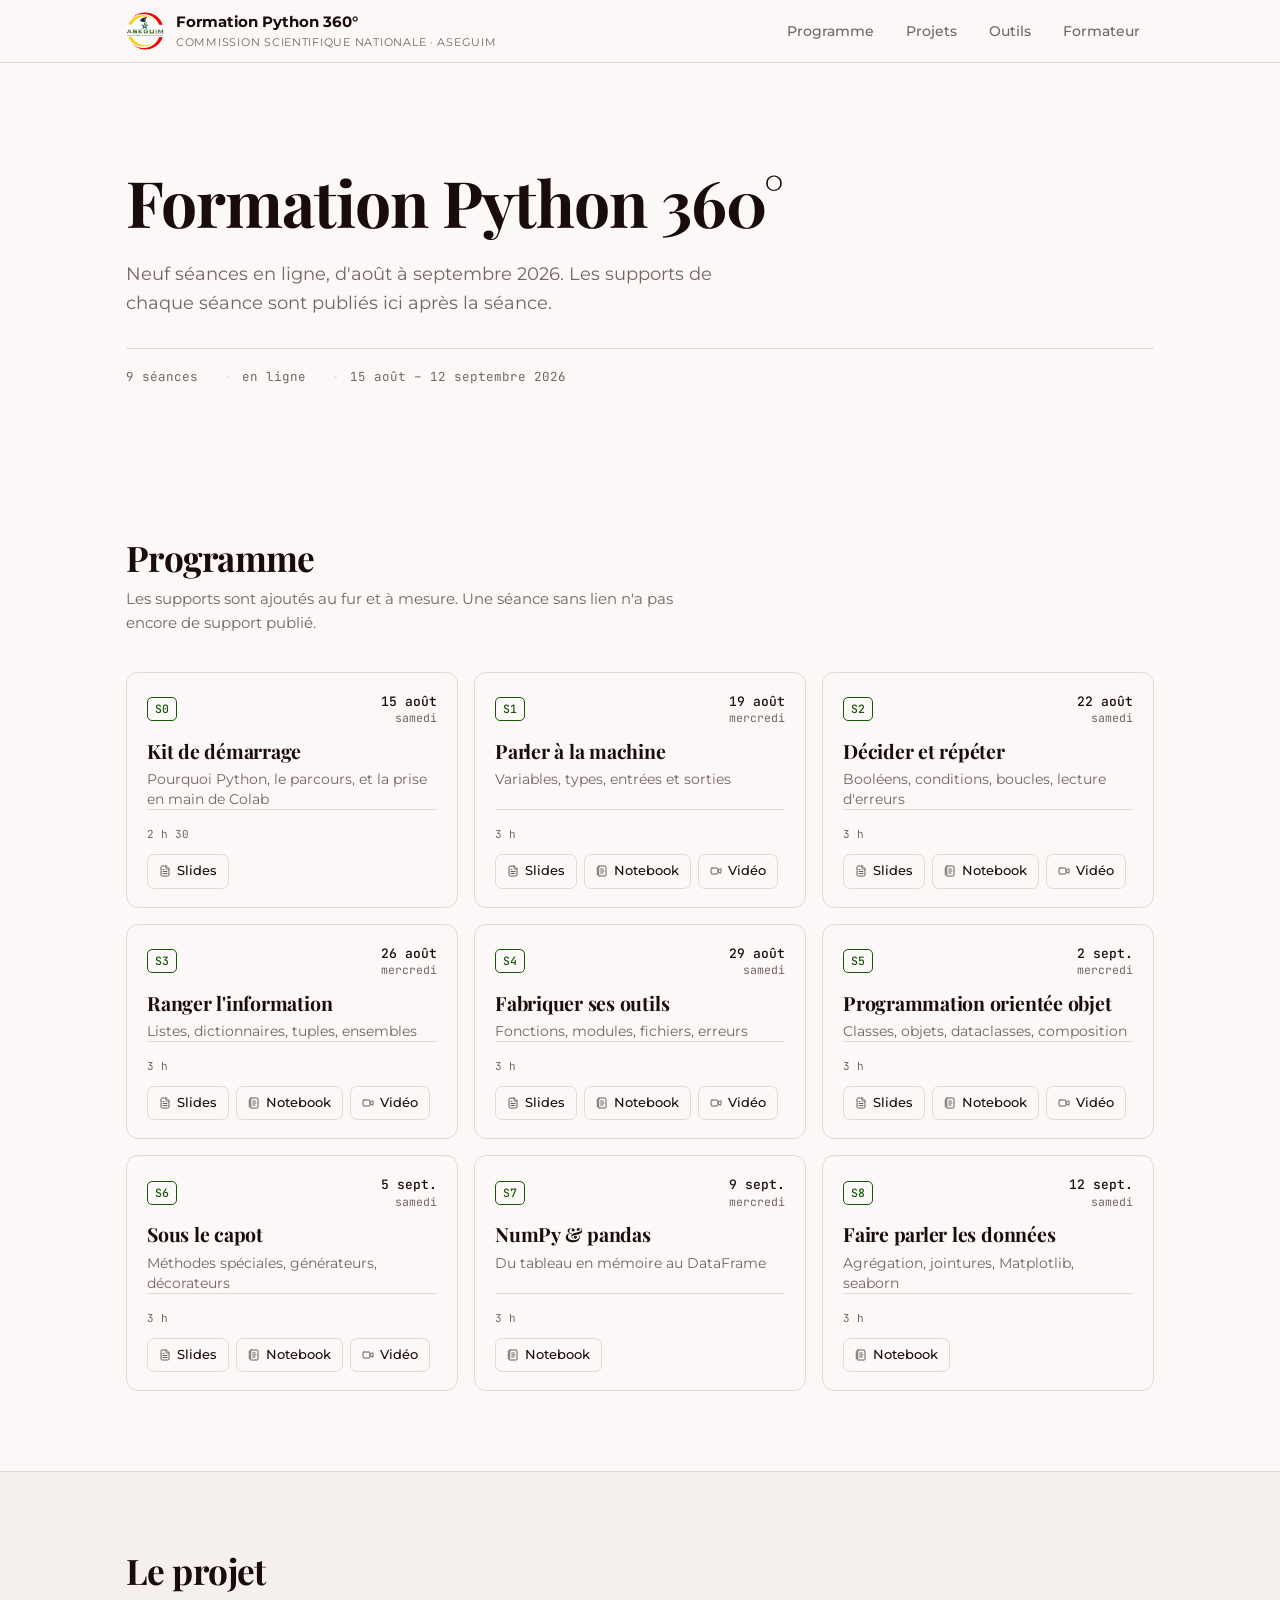
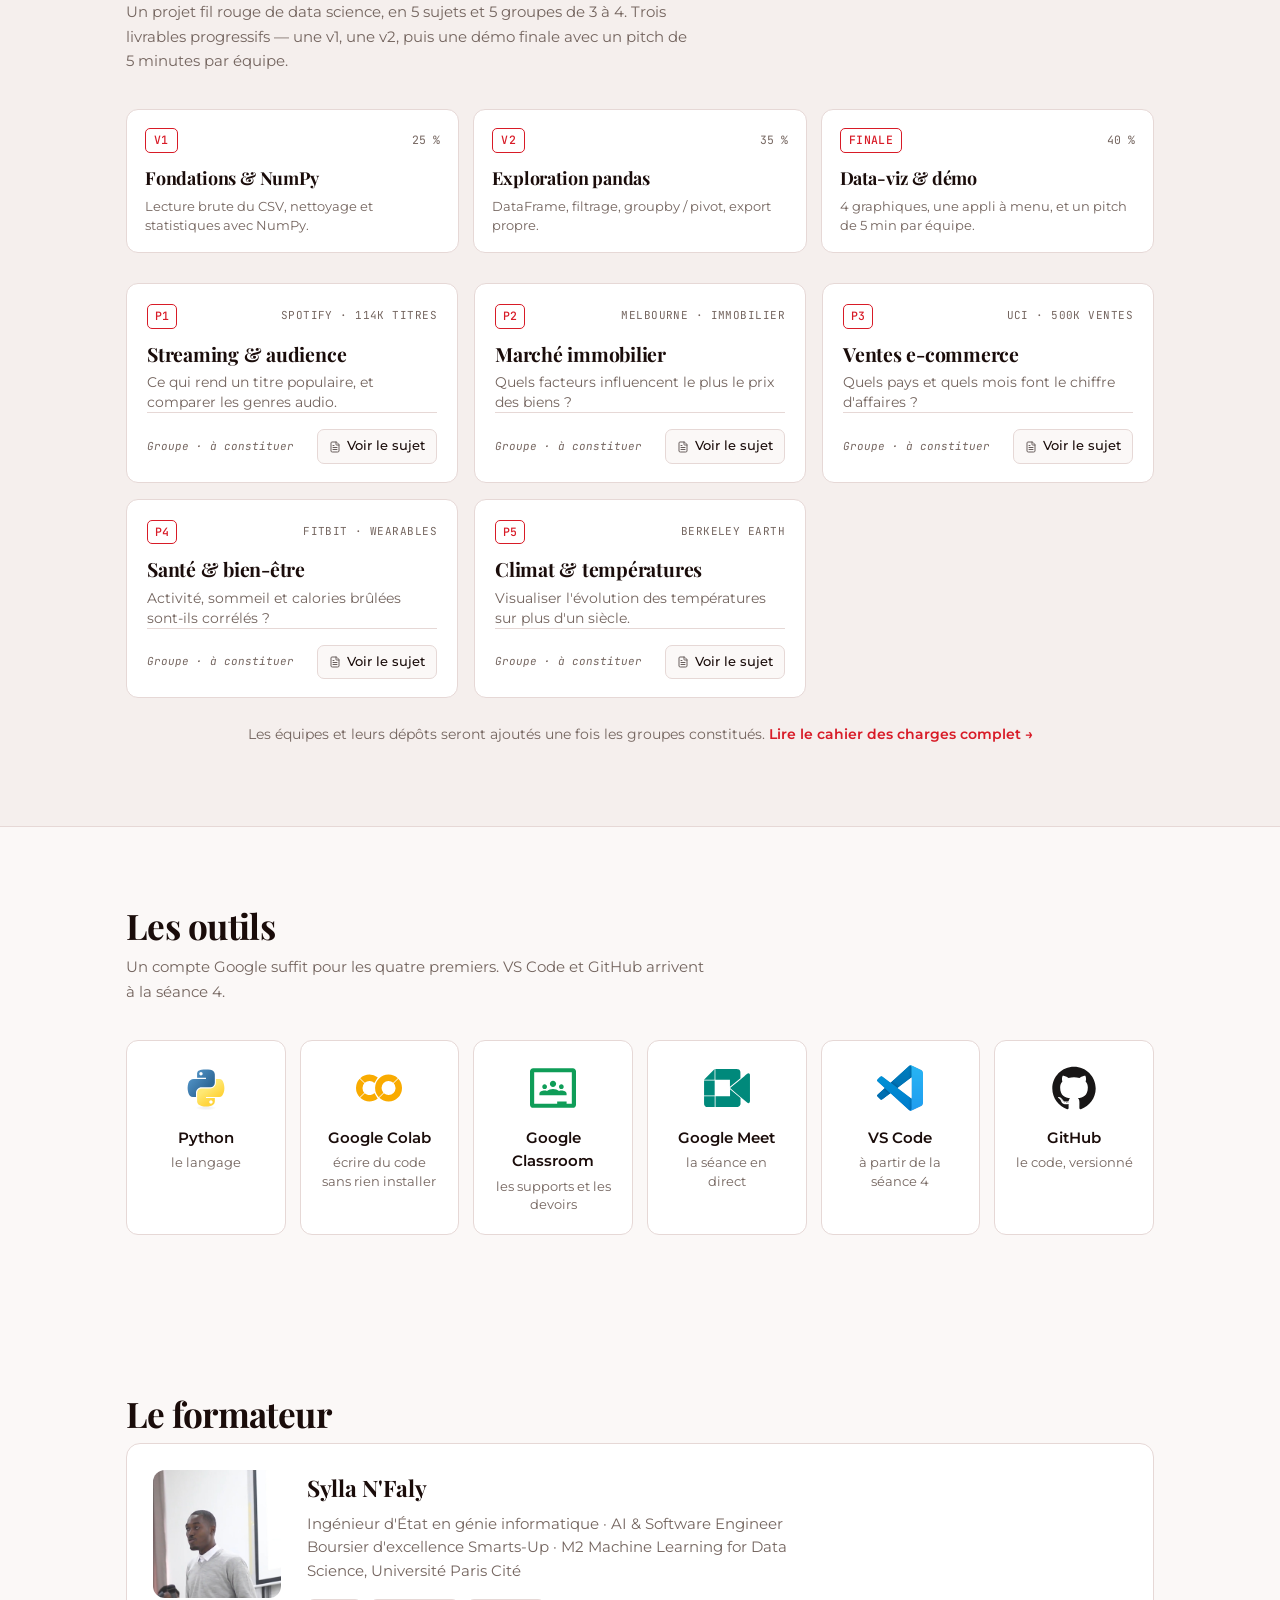
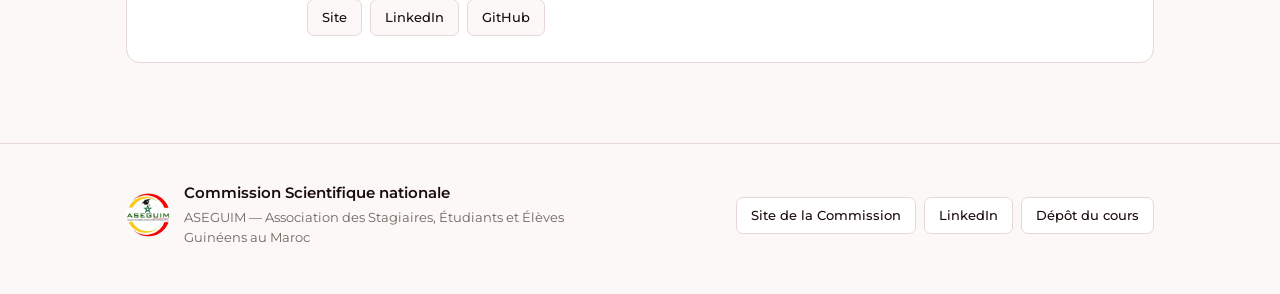
<file: portail/index.html>
<!doctype html>
<html lang="fr">
<head>
<meta charset="utf-8">
<meta name="viewport" content="width=device-width, initial-scale=1">
<title>Formation Python 360° — ASEGUIM</title>
<meta name="description" content="Neuf séances en ligne, d'août à septembre 2026. Les supports de chaque séance sont publiés ici.">

<meta property="og:title" content="Formation Python 360° — ASEGUIM">
<meta property="og:description" content="Neuf séances en ligne, d'août à septembre 2026. Les supports de chaque séance sont publiés ici.">
<meta property="og:type" content="website">

<link rel="icon" href="assets/logo-aseguim.jpg">

<link rel="preconnect" href="https://fonts.googleapis.com">
<link rel="preconnect" href="https://fonts.gstatic.com" crossorigin>
<link href="https://fonts.googleapis.com/css2?family=Playfair+Display:wght@700;900&family=Montserrat:wght@400;500;600&family=JetBrains+Mono:wght@400;500&display=swap" rel="stylesheet">

<link rel="stylesheet" href="css/style.css">
</head>
<body>

<a class="saut" href="#programme">Aller au programme</a>

<header class="barre">
  <div class="barre__in">
    <a class="marque" href="#haut">
      <img src="assets/logo-aseguim.jpg" alt="" width="38" height="38">
      <span>
        <b>Formation Python 360°</b>
        <small>Commission Scientifique nationale · ASEGUIM</small>
      </span>
    </a>

    <button class="burger" aria-label="Menu" aria-expanded="false" aria-controls="nav">
      <span></span><span></span><span></span>
    </button>

    <nav class="nav" id="nav">
      <a href="#programme">Programme</a>
      <a href="#projets">Projets</a>
      <a href="#outils">Outils</a>
      <a href="#formateur">Formateur</a>
    </nav>
  </div>
</header>

<section class="hero" id="haut">
  <div class="dedans">
    <h1>Formation Python&nbsp;360°</h1>
    <p class="hero__txt">
      Neuf séances en ligne, d'août à septembre 2026.
      Les supports de chaque séance sont publiés ici après la séance.
    </p>
    <p class="hero__meta">
      <span>9 séances</span><span>en ligne</span><span>15 août – 12 septembre 2026</span>
    </p>
  </div>
</section>

<main>

<section class="bloc" id="programme">
  <div class="dedans">
    <h2>Programme</h2>
    <p class="chapeau">
      Les supports sont ajoutés au fur et à mesure. Une séance sans lien
      n'a pas encore de support publié.
    </p>
    <ol class="planning" id="planning"></ol>
  </div>
</section>

<section class="bloc bloc--craie" id="projets">
  <div class="dedans">
    <h2>Le projet</h2>
    <p class="chapeau">
      Un projet fil rouge de data science, en 5 sujets et 5 groupes de 3&nbsp;à&nbsp;4.
      Trois livrables progressifs — une v1, une v2, puis une démo finale avec un
      pitch de 5&nbsp;minutes par équipe.
    </p>

    <ol class="livrables" id="livrables"></ol>

    <ul class="projets" id="projets-liste"></ul>

    <p class="projets__note">
      Les équipes et leurs dépôts seront ajoutés une fois les groupes constitués.
      <a href="https://github.com/8sylla/python-360/blob/main/projets/README.md"
         target="_blank" rel="noopener">Lire le cahier des charges complet&nbsp;→</a>
    </p>
  </div>
</section>

<section class="bloc" id="outils">
  <div class="dedans">
    <h2>Les outils</h2>
    <p class="chapeau">
      Un compte Google suffit pour les quatre premiers. VS&nbsp;Code et
      GitHub arrivent à la séance&nbsp;4.
    </p>
    <ul class="outils" id="outils-liste"></ul>
  </div>
</section>

<section class="bloc" id="formateur">
  <div class="dedans">
    <h2>Le formateur</h2>
    <div class="carte-perso">
      <img src="assets/sylla-nfaly.jpg" alt="Sylla N'Faly" width="128" height="128">
      <div>
        <p class="carte-perso__nom">Sylla N'Faly</p>
        <p class="carte-perso__role">
          Ingénieur d'État en génie informatique · AI &amp; Software Engineer<br>
          Boursier d'excellence Smarts-Up · M2 Machine Learning for Data Science,
          Université Paris Cité
        </p>
        <p class="liens">
          <a href="https://8sylla.netlify.app/" target="_blank" rel="noopener">Site</a>
          <a href="https://www.linkedin.com/in/8sylla/" target="_blank" rel="noopener">LinkedIn</a>
          <a href="https://github.com/8sylla" target="_blank" rel="noopener">GitHub</a>
        </p>
      </div>
    </div>
  </div>
</section>

</main>

<footer class="pied">
  <div class="dedans pied__in">
    <div>
      <img src="assets/logo-aseguim.jpg" alt="" width="44" height="44">
      <div>
        <p class="pied__nom">Commission Scientifique nationale</p>
        <p class="pied__org">
          ASEGUIM — Association des Stagiaires, Étudiants et Élèves Guinéens au Maroc
        </p>
      </div>
    </div>
    <p class="liens">
      <a href="https://www.aseguim.com/commission-scientifique" target="_blank" rel="noopener">Site de la Commission</a>
      <a href="https://www.linkedin.com/company/commission-scientifique-nationale/home/" target="_blank" rel="noopener">LinkedIn</a>
      <a href="https://github.com/8sylla/python-360" target="_blank" rel="noopener">Dépôt du cours</a>
    </p>
  </div>
</footer>

<script src="js/seances.js"></script>
<script src="js/app.js"></script>
</body>
</html>
</file>
<file: portail/css/style.css>
/* ═══════════════════════════════════════════════════════════════════════
   Formation Python 360° — portail
   Commission Scientifique nationale · ASEGUIM

   La palette et les polices sont celles des slides, à l'identique : le
   site et les supports doivent se ressembler. Tout part de :root.
   ═══════════════════════════════════════════════════════════════════════ */

:root {
  --papier:  #FBF8F7;
  --blanc:   #FFFFFF;
  --craie:   #F5EFED;
  --encre:   #1A0C0A;
  --gris:    #74655F;   /* cendre assombri : lisible en petit corps */
  --trait:   #E6D8D6;
  --rouge:   #D81B27;
  --vert:    #185609;

  --titre: "Playfair Display", Georgia, serif;
  --corps: "Montserrat", system-ui, -apple-system, sans-serif;
  --mono:  "JetBrains Mono", ui-monospace, SFMono-Regular, monospace;

  --large: 1080px;
}

*, *::before, *::after { box-sizing: border-box; }
html { scroll-behavior: smooth; scroll-padding-top: 84px; }

body {
  margin: 0;
  background: var(--papier);
  color: var(--encre);
  font-family: var(--corps);
  font-size: 16px;
  line-height: 1.62;
  -webkit-font-smoothing: antialiased;
}

img { max-width: 100%; display: block; }
a { color: var(--rouge); }

:focus-visible {
  outline: 2px solid var(--rouge);
  outline-offset: 3px;
  border-radius: 4px;
}

.saut {
  position: absolute; left: -9999px;
  background: var(--encre); color: var(--papier);
  padding: 12px 18px; z-index: 200; font-weight: 600;
}
.saut:focus { left: 0; top: 0; }

.dedans { max-width: var(--large); margin: 0 auto; padding: 0 26px; }

/* ── titres ─────────────────────────────────────────────────────────── */
h1, h2 {
  font-family: var(--titre);
  font-weight: 700;
  line-height: 1.08;
  letter-spacing: -.016em;
  margin: 0;
  text-wrap: balance;
}
h1 { font-size: clamp(2.5rem, 6vw, 4rem); }
h2 { font-size: clamp(1.6rem, 3.2vw, 2.2rem); margin-bottom: 10px; }

.chapeau {
  color: var(--gris);
  max-width: 58ch;
  margin: 0 0 36px;
  font-size: 15px;
}

/* ── barre ──────────────────────────────────────────────────────────── */
.barre {
  position: sticky; top: 0; z-index: 100;
  background: color-mix(in srgb, var(--papier) 92%, transparent);
  backdrop-filter: blur(12px);
  border-bottom: 1px solid var(--trait);
}
.barre__in {
  max-width: var(--large); margin: 0 auto; padding: 11px 26px;
  display: flex; align-items: center; gap: 18px;
}
.marque { display: flex; align-items: center; gap: 12px; text-decoration: none; color: inherit; }
.marque img { border-radius: 50%; flex: none; }
.marque b { display: block; font-size: 14.5px; letter-spacing: -.005em; }
.marque small {
  display: block; font-size: 10.5px; color: var(--gris);
  letter-spacing: .07em; text-transform: uppercase;
}

.nav { margin-left: auto; display: flex; gap: 4px; }
.nav a {
  color: var(--gris); text-decoration: none;
  font-size: 14px; font-weight: 500;
  padding: 8px 14px; border-radius: 7px;
  transition: color .15s, background .15s;
}
.nav a:hover { color: var(--encre); background: var(--craie); }

.burger { display: none; margin-left: auto; background: none; border: 0; padding: 10px; cursor: pointer; }
.burger span { display: block; width: 21px; height: 2px; background: var(--encre); border-radius: 2px; }
.burger span + span { margin-top: 5px; }

/* ── hero ───────────────────────────────────────────────────────────── */
.hero { padding: clamp(58px, 9vw, 104px) 0 clamp(48px, 6vw, 72px); }
.hero__txt {
  font-size: clamp(1.02rem, 1.6vw, 1.14rem);
  color: var(--gris);
  max-width: 54ch;
  margin: 22px 0 0;
}
.hero__meta {
  display: flex; flex-wrap: wrap; gap: 0 22px;
  margin: 30px 0 0; padding-top: 18px;
  border-top: 1px solid var(--trait);
  font-family: var(--mono); font-size: 12.5px; color: var(--gris);
}
.hero__meta span + span { position: relative; padding-left: 22px; }
.hero__meta span + span::before {
  content: "·"; position: absolute; left: 4px; color: var(--trait);
}

/* ── blocs ──────────────────────────────────────────────────────────── */
.bloc { padding: clamp(52px, 7vw, 80px) 0; }
.bloc--craie { background: var(--craie); border-block: 1px solid var(--trait); }

/* ── le planning, en grille ─────────────────────────────────────────── */
/*  Trois colonnes sur grand écran, deux sur tablette, une sur téléphone.
    C'est `auto-fill` qui décide : aucune valeur de rupture à maintenir.   */
.planning {
  list-style: none; margin: 0; padding: 0;
  display: grid;
  grid-template-columns: repeat(auto-fill, minmax(286px, 1fr));
  gap: 16px;
}

.seance {
  display: flex; flex-direction: column;
  background: var(--blanc);
  border: 1px solid var(--trait);
  border-radius: 12px;
  padding: 20px 20px 18px;
  transition: border-color .16s, box-shadow .16s;
}
.seance:hover {
  border-color: #D9C8C5;
  box-shadow: 0 6px 20px rgba(26, 12, 10, .05);
}

.seance__tete {
  display: flex; align-items: center; justify-content: space-between;
  gap: 12px; margin-bottom: 14px;
}
.seance__num {
  font-family: var(--mono); font-size: 11.5px; font-weight: 500;
  color: var(--rouge); border: 1px solid currentColor;
  border-radius: 5px; padding: 2px 7px; flex: none;
}
.seance__date {
  font-family: var(--mono); font-size: 11.5px; color: var(--gris);
  text-align: right; line-height: 1.35;
}
.seance__date b { display: block; color: var(--encre); font-weight: 500; font-size: 13px; }
.seance__jour { text-transform: lowercase; }

.seance__titre {
  font-family: var(--titre); font-weight: 700; font-size: 1.22rem;
  margin: 0 0 6px; letter-spacing: -.012em; line-height: 1.2;
  text-wrap: balance;
}
.seance__sous { color: var(--gris); font-size: 13.5px; margin: 0; line-height: 1.5; }

/* le pied de carte est collé en bas : les cartes d'une rangée s'alignent */
.seance__pied {
  margin-top: auto; padding-top: 16px;
  border-top: 1px solid var(--trait);
}
.seance__duree {
  display: block; font-family: var(--mono); font-size: 11px;
  color: var(--gris); margin-bottom: 10px;
}
.seance__liens { display: flex; flex-wrap: wrap; gap: 7px; }
.ressource {
  display: inline-flex; align-items: center; gap: 6px;
  font-size: 12.5px; font-weight: 500; text-decoration: none;
  color: var(--encre); background: var(--papier);
  border: 1px solid var(--trait); border-radius: 7px;
  padding: 6px 11px;
  transition: border-color .15s, color .15s;
}
.ressource:hover { border-color: var(--rouge); color: var(--rouge); }
.ressource svg { width: 12px; height: 12px; flex: none; opacity: .65; }
.ressource:hover svg { opacity: 1; }

.seance__attente { margin: 0; font-size: 12.5px; color: var(--gris); font-style: italic; }

/* Séance déjà passée : la puce vire au vert. Rien à cliquer — c'est la
   date qui décide, et elle seule. */
.seance--passee { background: var(--papier); }
.seance--passee .seance__num { color: var(--vert); }

/* ── les outils ─────────────────────────────────────────────────────── */
.outils {
  list-style: none; margin: 0; padding: 0;
  display: grid; grid-template-columns: repeat(auto-fit, minmax(158px, 1fr));
  gap: 14px;
}
.outil {
  background: var(--blanc); border: 1px solid var(--trait); border-radius: 12px;
  padding: 24px 18px 20px; text-align: center;
}
/* Boîte carrée fixe + object-fit : les six logos s'alignent sur une même
   taille optique, quels que soient leurs rapports d'origine. */
.outil img { width: 46px; height: 46px; object-fit: contain; margin: 0 auto 16px; }
.outil b { display: block; font-size: 14.5px; font-weight: 600; }
.outil span { display: block; font-size: 12.5px; color: var(--gris); margin-top: 4px; line-height: 1.45; }

/* ── le projet : les trois livrables ────────────────────────────────── */
.livrables {
  list-style: none; margin: 0 0 30px; padding: 0;
  display: grid; grid-template-columns: repeat(auto-fit, minmax(220px, 1fr));
  gap: 14px;
}
.livrable {
  background: var(--blanc); border: 1px solid var(--trait);
  border-radius: 12px; padding: 18px 18px 16px;
  display: flex; flex-direction: column;
}
.livrable__tete {
  display: flex; align-items: center; justify-content: space-between;
  gap: 10px; margin-bottom: 10px;
}
.livrable__tag {
  font-family: var(--mono); font-size: 11.5px; font-weight: 500;
  text-transform: uppercase; letter-spacing: .04em;
  color: var(--rouge); border: 1px solid currentColor;
  border-radius: 5px; padding: 2px 8px;
}
.livrable__poids { font-family: var(--mono); font-size: 11.5px; color: var(--gris); }
.livrable__titre {
  font-family: var(--titre); font-weight: 700; font-size: 1.12rem;
  letter-spacing: -.01em; margin-bottom: 5px;
}
.livrable__detail { color: var(--gris); font-size: 13px; line-height: 1.5; }

/* ── le projet : les cinq sujets ────────────────────────────────────── */
.projets {
  list-style: none; margin: 0; padding: 0;
  display: grid; grid-template-columns: repeat(auto-fill, minmax(286px, 1fr));
  gap: 16px;
}
.projet {
  display: flex; flex-direction: column;
  background: var(--blanc); border: 1px solid var(--trait);
  border-radius: 12px; padding: 20px 20px 18px;
  transition: border-color .16s, box-shadow .16s;
}
.projet:hover {
  border-color: #D9C8C5;
  box-shadow: 0 6px 20px rgba(26, 12, 10, .05);
}
.projet__tete {
  display: flex; align-items: center; justify-content: space-between;
  gap: 12px; margin-bottom: 14px;
}
.projet__num {
  font-family: var(--mono); font-size: 11.5px; font-weight: 500;
  color: var(--rouge); border: 1px solid currentColor;
  border-radius: 5px; padding: 2px 7px; flex: none;
}
.projet__domaine {
  font-family: var(--mono); font-size: 11px; color: var(--gris);
  text-align: right; text-transform: uppercase; letter-spacing: .04em;
}
.projet__titre {
  font-family: var(--titre); font-weight: 700; font-size: 1.22rem;
  margin: 0 0 6px; letter-spacing: -.012em; line-height: 1.2; text-wrap: balance;
}
.projet__pb { color: var(--gris); font-size: 13.5px; margin: 0; line-height: 1.5; }
.projet__pied {
  margin-top: auto; padding-top: 16px; border-top: 1px solid var(--trait);
  display: flex; align-items: center; justify-content: space-between;
  gap: 10px; flex-wrap: wrap;
}
.projet__groupe {
  font-family: var(--mono); font-size: 11px; color: var(--gris); font-style: italic;
}
.projets__note {
  margin: 26px 0 0; font-size: 13.5px; color: var(--gris); text-align: center;
}
.projets__note a { font-weight: 600; text-decoration: none; white-space: nowrap; }
.projets__note a:hover { text-decoration: underline; }

/* ── le formateur ───────────────────────────────────────────────────── */
.carte-perso {
  display: flex; gap: 26px; align-items: flex-start; flex-wrap: wrap;
  background: var(--blanc); border: 1px solid var(--trait);
  border-radius: 14px; padding: 26px;
}
.carte-perso img { border-radius: 12px; flex: none; object-fit: cover; }
.carte-perso__nom {
  font-family: var(--titre); font-weight: 700; font-size: 1.42rem; margin: 0 0 6px;
}
.carte-perso__role { color: var(--gris); font-size: 14.5px; margin: 0 0 16px; max-width: 52ch; }

.liens { display: flex; flex-wrap: wrap; gap: 8px; margin: 0; }
.liens a {
  font-size: 13px; font-weight: 500; text-decoration: none;
  color: var(--encre); border: 1px solid var(--trait); border-radius: 7px;
  padding: 7px 14px; background: var(--papier);
  transition: border-color .15s, color .15s;
}
.liens a:hover { border-color: var(--rouge); color: var(--rouge); }

/* ── pied ───────────────────────────────────────────────────────────── */
.pied { border-top: 1px solid var(--trait); padding: 38px 0 46px; }
.pied__in { display: flex; flex-wrap: wrap; gap: 24px; justify-content: space-between; align-items: center; }
.pied__in > div:first-child { display: flex; gap: 14px; align-items: center; }
.pied__in img { border-radius: 50%; flex: none; }
.pied__nom { font-weight: 600; font-size: 14.5px; margin: 0; }
.pied__org { font-size: 12.5px; color: var(--gris); margin: 2px 0 0; max-width: 46ch; }
.pied .liens a { background: var(--blanc); }

/* ── mobile ─────────────────────────────────────────────────────────── */
@media (max-width: 760px) {
  .burger { display: block; }
  .nav {
    position: absolute; top: 100%; left: 0; right: 0;
    flex-direction: column; gap: 2px;
    background: var(--papier); border-bottom: 1px solid var(--trait);
    padding: 8px 18px 14px; display: none;
  }
  .nav.est-ouvert { display: flex; }
  .nav a { padding: 11px 12px; }

  .seance { grid-template-columns: 1fr; gap: 0; }
  .seance__date { text-align: left; padding: 0 0 8px; display: flex; align-items: baseline; gap: 8px; }
  .seance__date b { display: inline; font-size: 15px; }
}

@media (prefers-reduced-motion: reduce) {
  html { scroll-behavior: auto; }
  * { transition: none !important; }
}
</file>
